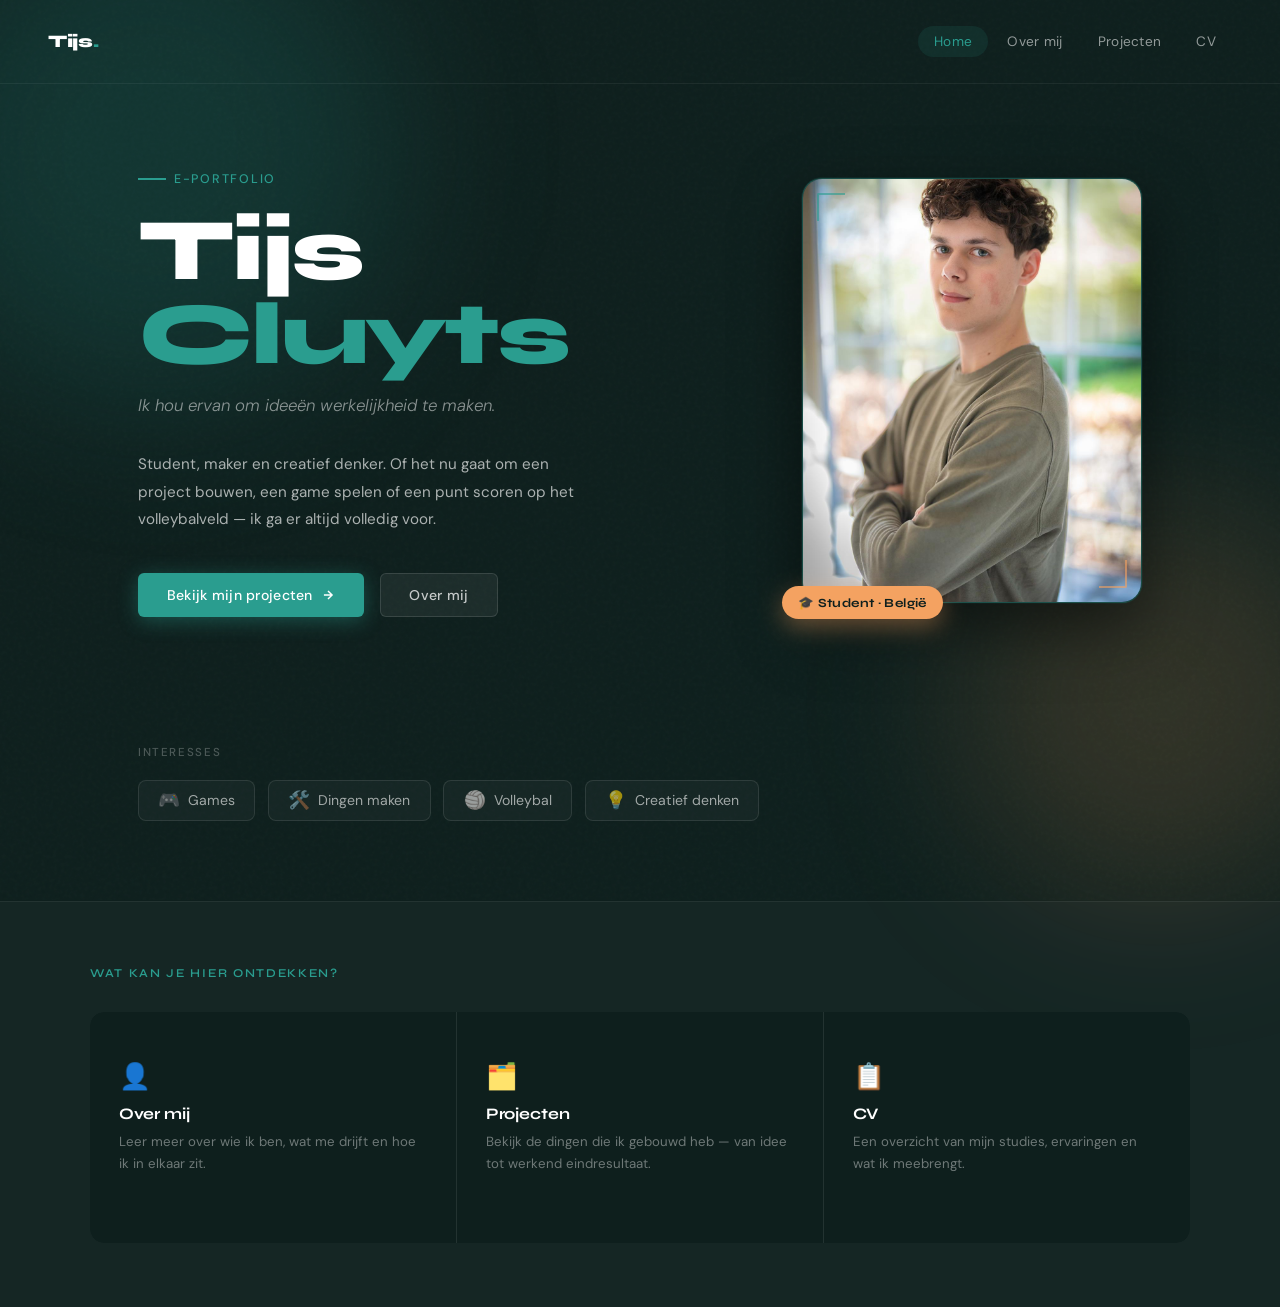
<file: index.html>
<!DOCTYPE html>
<html lang="nl">
<head>
  <meta charset="UTF-8" />
  <meta name="viewport" content="width=device-width, initial-scale=1.0" />
  <title>Tijs Cluyts</title>
  <link href="https://fonts.googleapis.com/css2?family=Syne:wght@400;600;700;800&family=DM+Sans:ital,wght@0,300;0,400;0,500;1,300&display=swap" rel="stylesheet" />
  <link rel="stylesheet" href="index.css" />
</head>
<body>

  <div class="bg-blob blob-1"></div>
  <div class="bg-blob blob-2"></div>

  <!-- NAV -->
  <nav>
    <a href="#" class="nav-logo">Tijs<span>.</span></a>
    <ul class="nav-links">
      <li><a href="#" class="active">Home</a></li>
      <li><a href="over-mij.html">Over mij</a></li>
      <li><a href="projecten.html">Projecten</a></li>
      <li><a href="cv.html">CV</a></li>
    </ul>
  </nav>

  <!-- HERO -->
  <section class="hero">
    <div class="hero-text">
      <div class="hero-eyebrow">E-Portfolio</div>
      <h1 class="hero-name">Tijs<br><span class="accent">Cluyts</span></h1>
      <p class="hero-tagline">Ik hou ervan om ideeën werkelijkheid te maken.</p>
      <p class="hero-desc">
        Student, maker en creatief denker. Of het nu gaat om een project bouwen,
        een game spelen of een punt scoren op het volleybalveld — ik ga er altijd
        volledig voor.
      </p>
      <div class="hero-cta">
        <a href="projecten.html" class="btn btn-primary">
          Bekijk mijn projecten
          <svg width="14" height="14" viewBox="0 0 24 24" fill="none" stroke="currentColor" stroke-width="2.5"><path d="M5 12h14M12 5l7 7-7 7"/></svg>
        </a>
        <a href="over-mij.html" class="btn btn-ghost">Over mij</a>
      </div>
    </div>

    <div class="hero-card-wrap">
      <div class="photo-card">
        <img src="profile.jpeg" alt="Profiel Foto">
        
      </div>
      <div class="badge">🎓 Student · België</div>
    </div>
  </section>

  <!-- INTEREST STRIP -->
  <div class="interest-strip">
    <p class="strip-label">Interesses</p>
    <div class="strip-items">
      <div class="strip-item"><span>🎮</span> Games</div>
      <div class="strip-item"><span>🛠️</span> Dingen maken</div>
      <div class="strip-item"><span>🏐</span> Volleybal</div>
      <div class="strip-item"><span>💡</span> Creatief denken</div>
    </div>
  </div>

  <!-- DISCOVER -->
  <section class="discover">
    <div class="discover-inner">
      <p class="discover-heading">Wat kan je hier ontdekken?</p>
      <div class="discover-grid">
        <a href="over-mij.html" class="discover-card">
          <div class="discover-num"></div>
          <span class="discover-icon">👤</span>
          <h3>Over mij</h3>
          <p>Leer meer over wie ik ben, wat me drijft en hoe ik in elkaar zit.</p>
          <span class="discover-arrow">→ Lees meer</span>
        </a>
        <a href="projecten.html" class="discover-card">
          <div class="discover-num"></div>
          <span class="discover-icon">🗂️</span>
          <h3>Projecten</h3>
          <p>Bekijk de dingen die ik gebouwd heb — van idee tot werkend eindresultaat.</p>
          <span class="discover-arrow">→ Bekijk projecten</span>
        </a>
        <a href="cv.html" class="discover-card">
          <div class="discover-num"></div>
          <span class="discover-icon">📋</span>
          <h3>CV</h3>
          <p>Een overzicht van mijn studies, ervaringen en wat ik meebrengt.</p>
          <span class="discover-arrow">→ Bekijk CV</span>
        </a>
      </div>
    </div>
  </section>

</body>
</html>
</file>
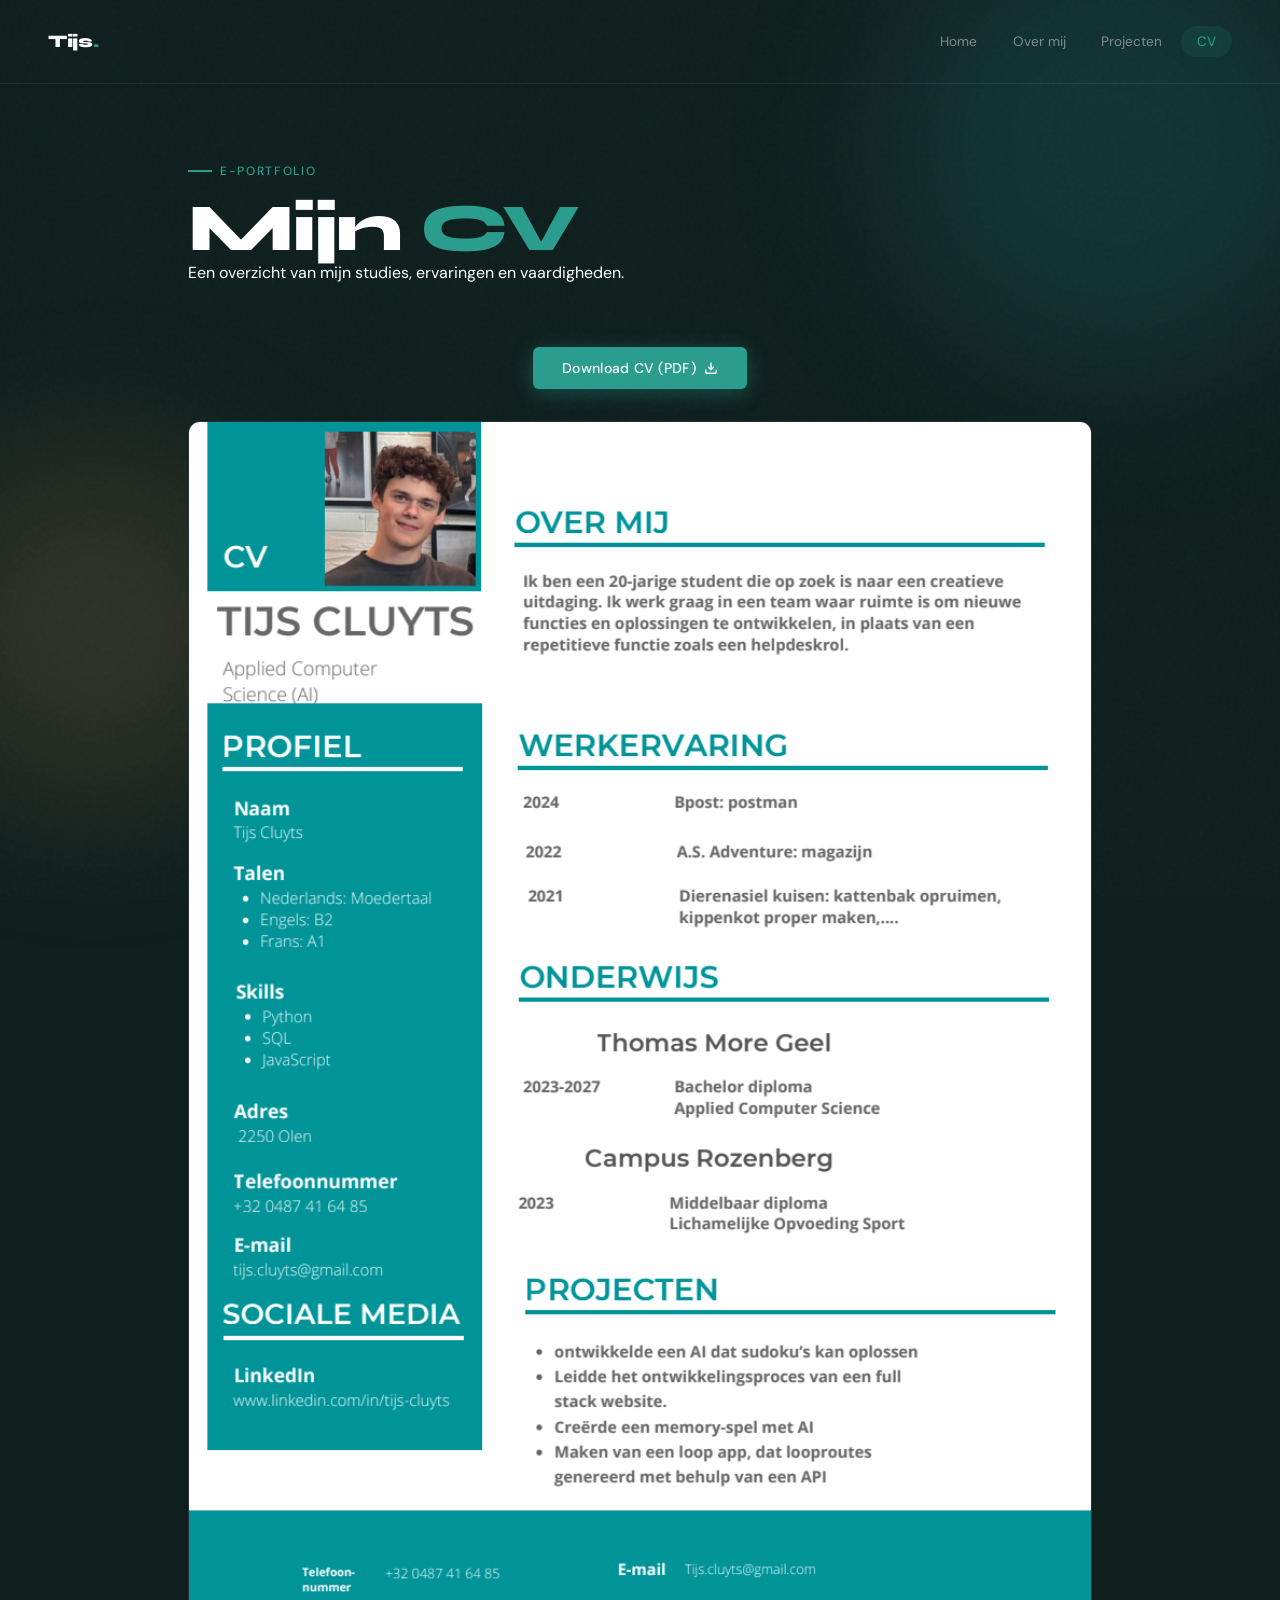
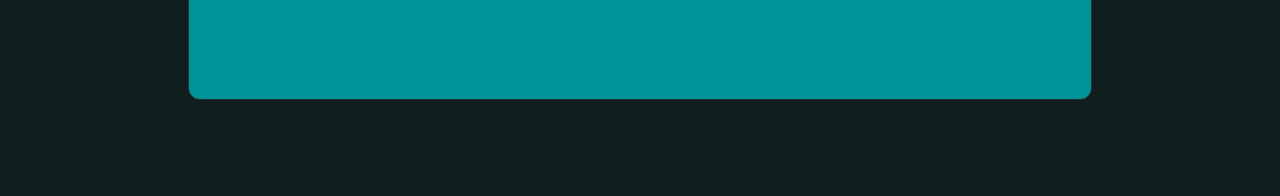
<file: cv.html>
<!DOCTYPE html>
<html lang="nl">
<head>
  <meta charset="UTF-8" />
  <meta name="viewport" content="width=device-width, initial-scale=1.0" />
  <title>CV — Tijs Cluyts</title>
  <link href="https://fonts.googleapis.com/css2?family=Syne:wght@400;600;700;800&family=DM+Sans:ital,wght@0,300;0,400;0,500;1,300&display=swap" rel="stylesheet" />
  <link rel="stylesheet" href="over-mij.css" />
</head>
<body>

  <div class="bg-blob blob-1"></div>
  <div class="bg-blob blob-2"></div>

  <!-- NAV -->
  <nav>
    <a href="index.html" class="nav-logo">Tijs<span>.</span></a>
    <ul class="nav-links">
      <li><a href="index.html">Home</a></li>
      <li><a href="over-mij.html">Over mij</a></li>
      <li><a href="projecten.html">Projecten</a></li>
      <li><a href="cv.html" class="active">CV</a></li>
    </ul>
  </nav>

  <main class="page">

    <!-- HEADER -->
    <div class="page-header">
      <div class="page-eyebrow">E-Portfolio</div>
      <h1 class="page-title">Mijn <span class="accent">CV</span></h1>
      <p class="page-subtitle">
        Een overzicht van mijn studies, ervaringen en vaardigheden.
      </p>
    </div>

    <!-- CV CONTENT -->
    <div class="cv-container">
      <div class="cv-actions">
        <a href="cv.pdf" download="CV_Tijs Cluyts.pdf" class="btn btn-primary">
          Download CV (PDF)
          <svg width="14" height="14" viewBox="0 0 24 24" fill="none" stroke="currentColor" stroke-width="2.5"><path d="M21 15v4a2 2 0 0 1-2 2H5a2 2 0 0 1-2-2v-4"/><polyline points="7,10 12,15 17,10"/><line x1="12" y1="15" x2="12" y2="3"/></svg>
        </a>
      </div>
      <div class="cv-embed">
        <img src="cv_screenshot.png" alt="CV Screenshot" style="width:100%; height:auto; display:block;" />
      </div>
    </div>

  </main>

</body>
</html></content>
</file>
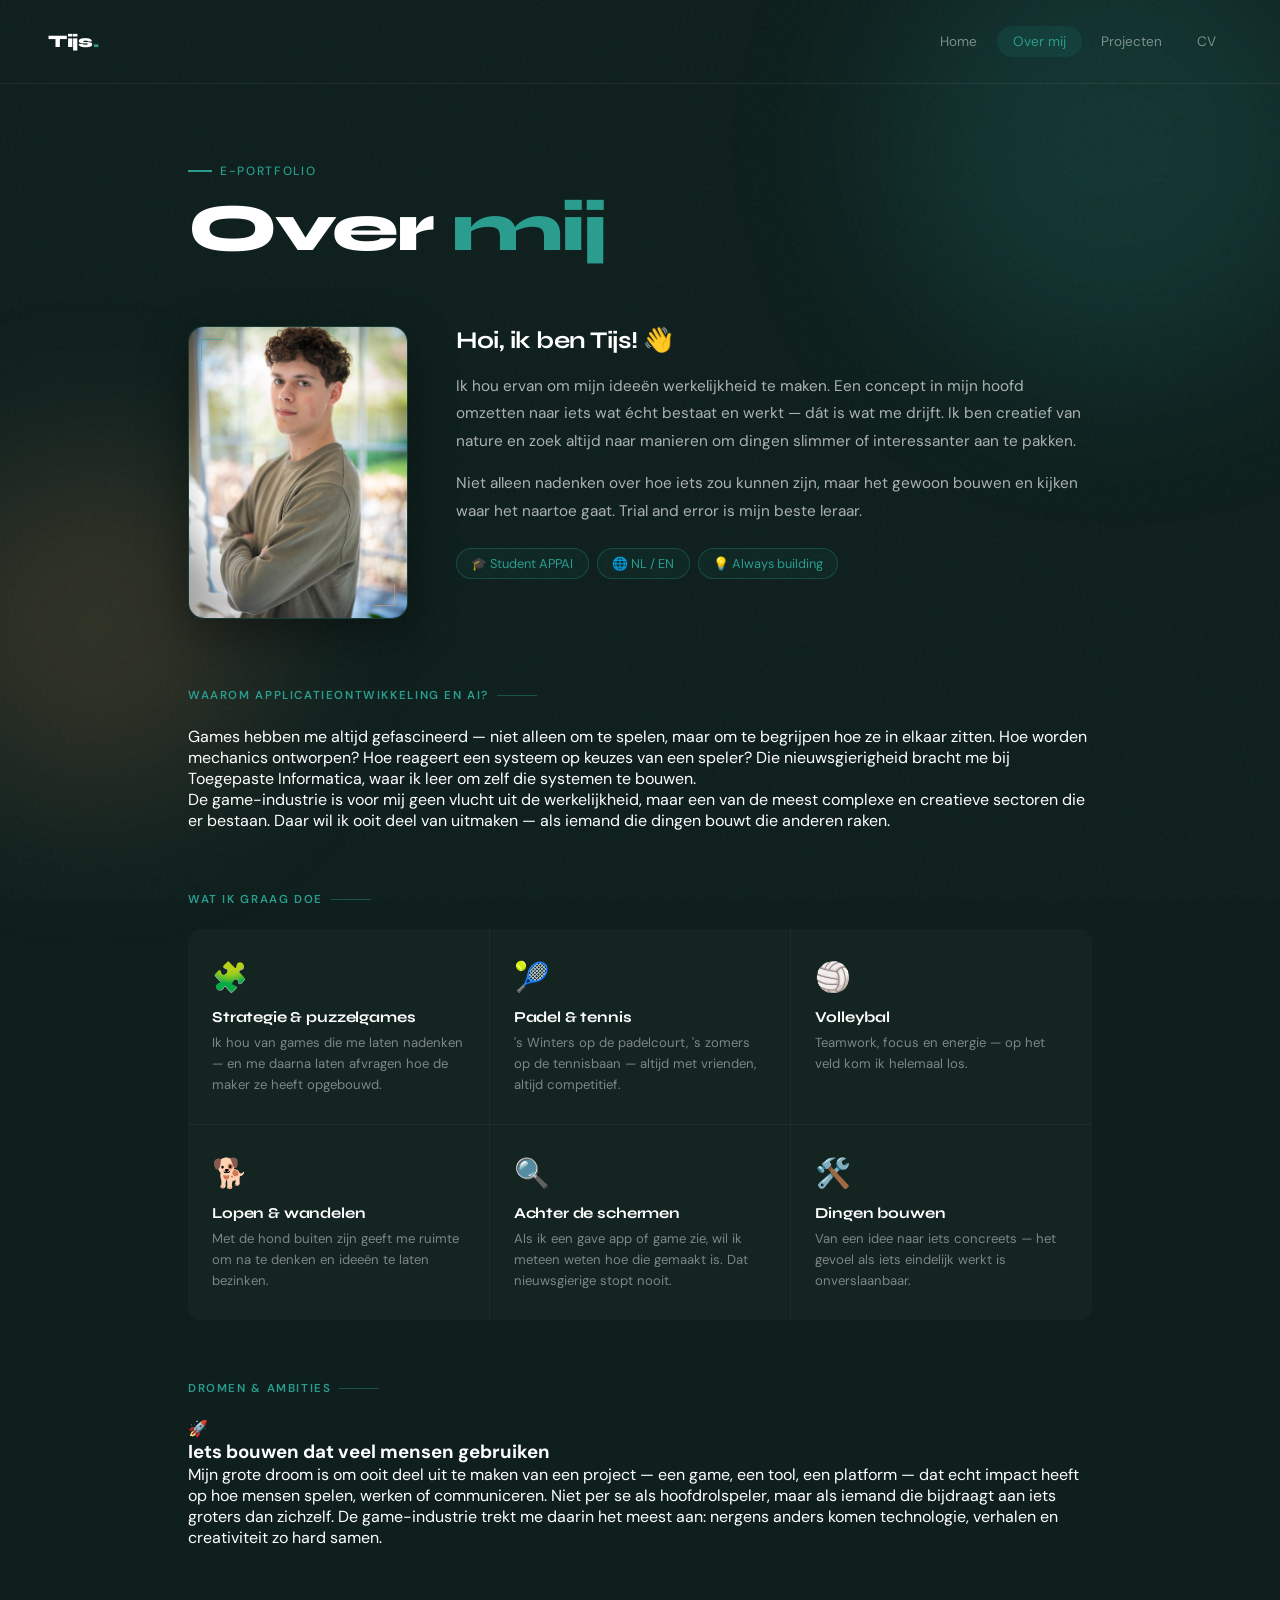
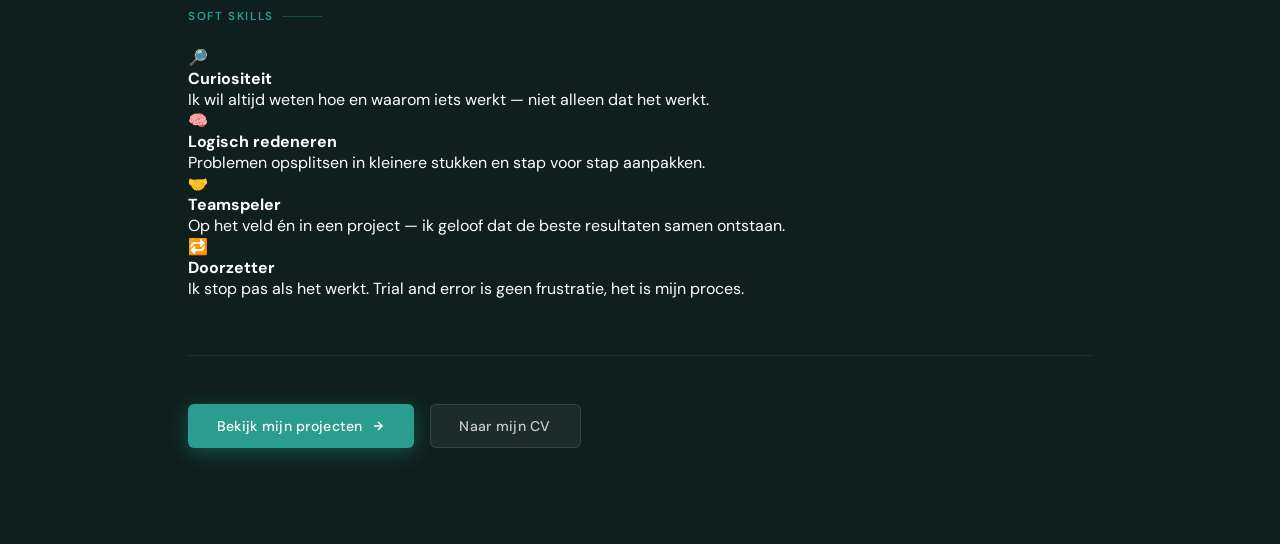
<file: over-mij.html>
<!DOCTYPE html>
<html lang="nl">
<head>
  <meta charset="UTF-8" />
  <meta name="viewport" content="width=device-width, initial-scale=1.0" />
  <title>Over mij — Tijs Cluyts</title>
  <link href="https://fonts.googleapis.com/css2?family=Syne:wght@400;600;700;800&family=DM+Sans:ital,wght@0,300;0,400;0,500;1,300&display=swap" rel="stylesheet" />
  <link rel="stylesheet" href="over-mij.css" />
</head>
<body>

  <div class="bg-blob blob-1"></div>
  <div class="bg-blob blob-2"></div>

  <!-- NAV -->
  <nav>
    <a href="index.html" class="nav-logo">Tijs<span>.</span></a>
    <ul class="nav-links">
      <li><a href="index.html">Home</a></li>
      <li><a href="over-mij.html" class="active">Over mij</a></li>
      <li><a href="projecten.html">Projecten</a></li>
      <li><a href="cv.html">CV</a></li>
    </ul>
  </nav>

  <main class="page">

    <!-- HEADER -->
    <div class="page-header">
      <div class="page-eyebrow">E-Portfolio</div>
      <h1 class="page-title">Over <span class="accent">mij</span></h1>
    </div>

    <!-- INTRO: foto links, tekst rechts op groot scherm -->
    <div class="intro-grid">
      <div class="photo-card">
        <img src="profile.jpeg" alt="Profiel Foto" />
      </div>

      <div class="intro-content">
        <h2>Hoi, ik ben Tijs! 👋</h2>
        <p>
          Ik hou ervan om mijn ideeën werkelijkheid te maken. Een concept in mijn hoofd
          omzetten naar iets wat écht bestaat en werkt — dát is wat me drijft. Ik ben
          creatief van nature en zoek altijd naar manieren om dingen slimmer of
          interessanter aan te pakken.
        </p>
        <p>
          Niet alleen nadenken over hoe iets zou kunnen zijn, maar het gewoon bouwen
          en kijken waar het naartoe gaat. Trial and error is mijn beste leraar.
        </p>
        <div class="chips">
          <span class="chip">🎓 Student APPAI</span>
          <span class="chip">🌐 NL / EN</span>
          <span class="chip">💡 Always building</span>
        </div>
      </div>
    </div>

    <!-- WAAROM -->
    <div class="section">
      <p class="section-label">Waarom Applicatieontwikkeling en AI?</p>
      <div class="why-card">
        <p>
          Games hebben me altijd gefascineerd — niet alleen om te spelen, maar om te
          begrijpen hoe ze in elkaar zitten. Hoe worden mechanics ontworpen? Hoe reageert
          een systeem op keuzes van een speler? Die nieuwsgierigheid bracht me bij
          Toegepaste Informatica, waar ik leer om zelf die systemen te bouwen.
        </p>
        <p>
          De game-industrie is voor mij geen vlucht uit de werkelijkheid, maar een
          van de meest complexe en creatieve sectoren die er bestaan. Daar wil ik
          ooit deel van uitmaken — als iemand die dingen bouwt die anderen raken.
        </p>
      </div>
    </div>

    <!-- HOBBIES -->
    <div class="section">
      <p class="section-label">Wat ik graag doe</p>
      <div class="hobby-grid">
        <div class="hobby-card">
          <span class="hobby-icon">🧩</span>
          <h3>Strategie & puzzelgames</h3>
          <p>Ik hou van games die me laten nadenken — en me daarna laten afvragen hoe de maker ze heeft opgebouwd.</p>
        </div>
        <div class="hobby-card">
          <span class="hobby-icon">🎾</span>
          <h3>Padel & tennis</h3>
          <p>'s Winters op de padelcourt, 's zomers op de tennisbaan — altijd met vrienden, altijd competitief.</p>
        </div>
        <div class="hobby-card">
          <span class="hobby-icon">🏐</span>
          <h3>Volleybal</h3>
          <p>Teamwork, focus en energie — op het veld kom ik helemaal los.</p>
        </div>
        <div class="hobby-card">
          <span class="hobby-icon">🐕</span>
          <h3>Lopen & wandelen</h3>
          <p>Met de hond buiten zijn geeft me ruimte om na te denken en ideeën te laten bezinken.</p>
        </div>
        <div class="hobby-card">
          <span class="hobby-icon">🔍</span>
          <h3>Achter de schermen</h3>
          <p>Als ik een gave app of game zie, wil ik meteen weten hoe die gemaakt is. Dat nieuwsgierige stopt nooit.</p>
        </div>
        <div class="hobby-card">
          <span class="hobby-icon">🛠️</span>
          <h3>Dingen bouwen</h3>
          <p>Van een idee naar iets concreets — het gevoel als iets eindelijk werkt is onverslaanbaar.</p>
        </div>
      </div>
    </div>

    <!-- AMBITIES -->
    <div class="section">
      <p class="section-label">Dromen & ambities</p>
      <div class="ambition-card">
        <div class="ambition-icon">🚀</div>
        <div>
          <h3>Iets bouwen dat veel mensen gebruiken</h3>
          <p>
            Mijn grote droom is om ooit deel uit te maken van een project — een game,
            een tool, een platform — dat echt impact heeft op hoe mensen spelen, werken
            of communiceren. Niet per se als hoofdrolspeler, maar als iemand die
            bijdraagt aan iets groters dan zichzelf. De game-industrie trekt me daarin
            het meest aan: nergens anders komen technologie, verhalen en creativiteit
            zo hard samen.
          </p>
        </div>
      </div>
    </div>

    <!-- SOFT SKILLS -->
    <div class="section">
      <p class="section-label">Soft skills</p>
      <div class="skills-grid">
        <div class="skill-card">
          <div class="skill-icon">🔎</div>
          <div>
            <h4>Curiositeit</h4>
            <p>Ik wil altijd weten hoe en waarom iets werkt — niet alleen dat het werkt.</p>
          </div>
        </div>
        <div class="skill-card">
          <div class="skill-icon">🧠</div>
          <div>
            <h4>Logisch redeneren</h4>
            <p>Problemen opsplitsen in kleinere stukken en stap voor stap aanpakken.</p>
          </div>
        </div>
        <div class="skill-card">
          <div class="skill-icon">🤝</div>
          <div>
            <h4>Teamspeler</h4>
            <p>Op het veld én in een project — ik geloof dat de beste resultaten samen ontstaan.</p>
          </div>
        </div>
        <div class="skill-card">
          <div class="skill-icon">🔁</div>
          <div>
            <h4>Doorzetter</h4>
            <p>Ik stop pas als het werkt. Trial and error is geen frustratie, het is mijn proces.</p>
          </div>
        </div>
      </div>
    </div>

    <!-- CTA -->
    <div class="cta-row">
      <a href="projecten.html" class="btn btn-primary">
        Bekijk mijn projecten
        <svg width="14" height="14" viewBox="0 0 24 24" fill="none" stroke="currentColor" stroke-width="2.5"><path d="M5 12h14M12 5l7 7-7 7"/></svg>
      </a>
      <a href="cv.html" class="btn btn-ghost">Naar mijn CV</a>
    </div>

  </main>

</body>
</html>
</file>
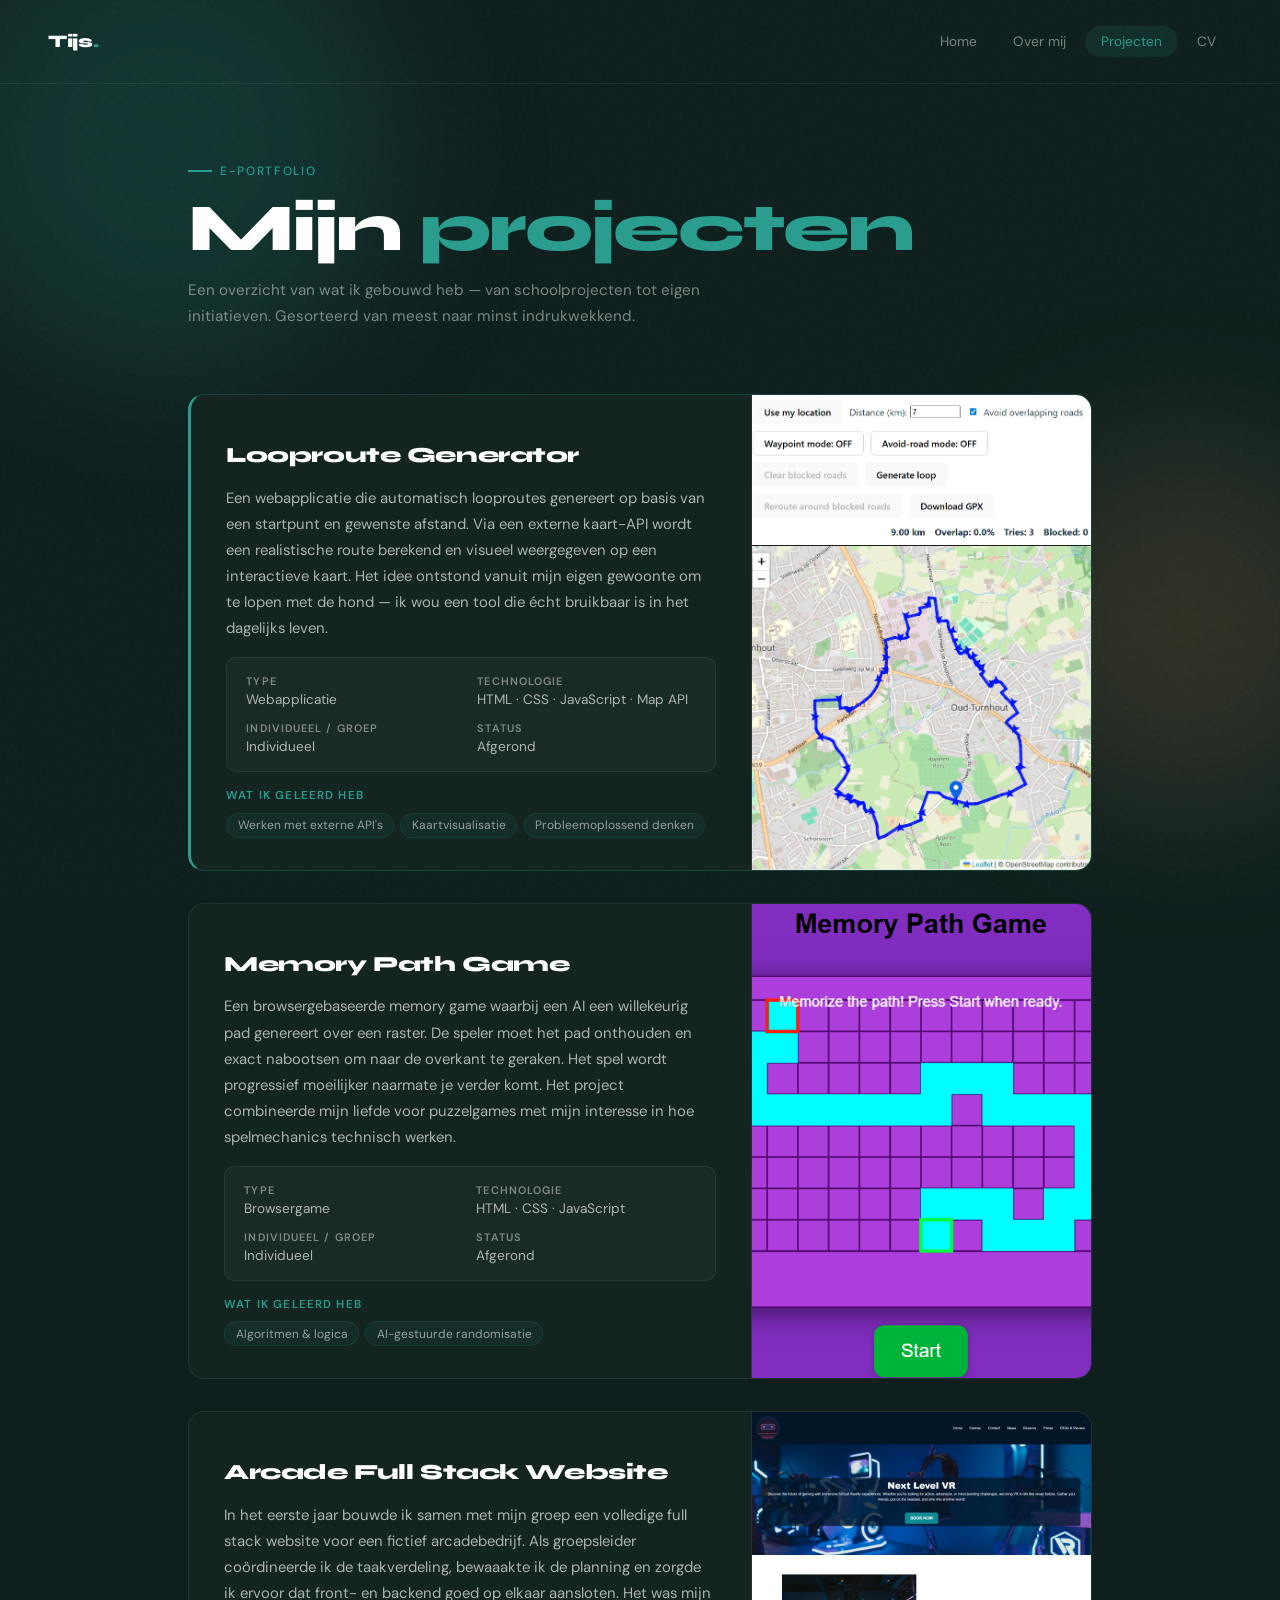
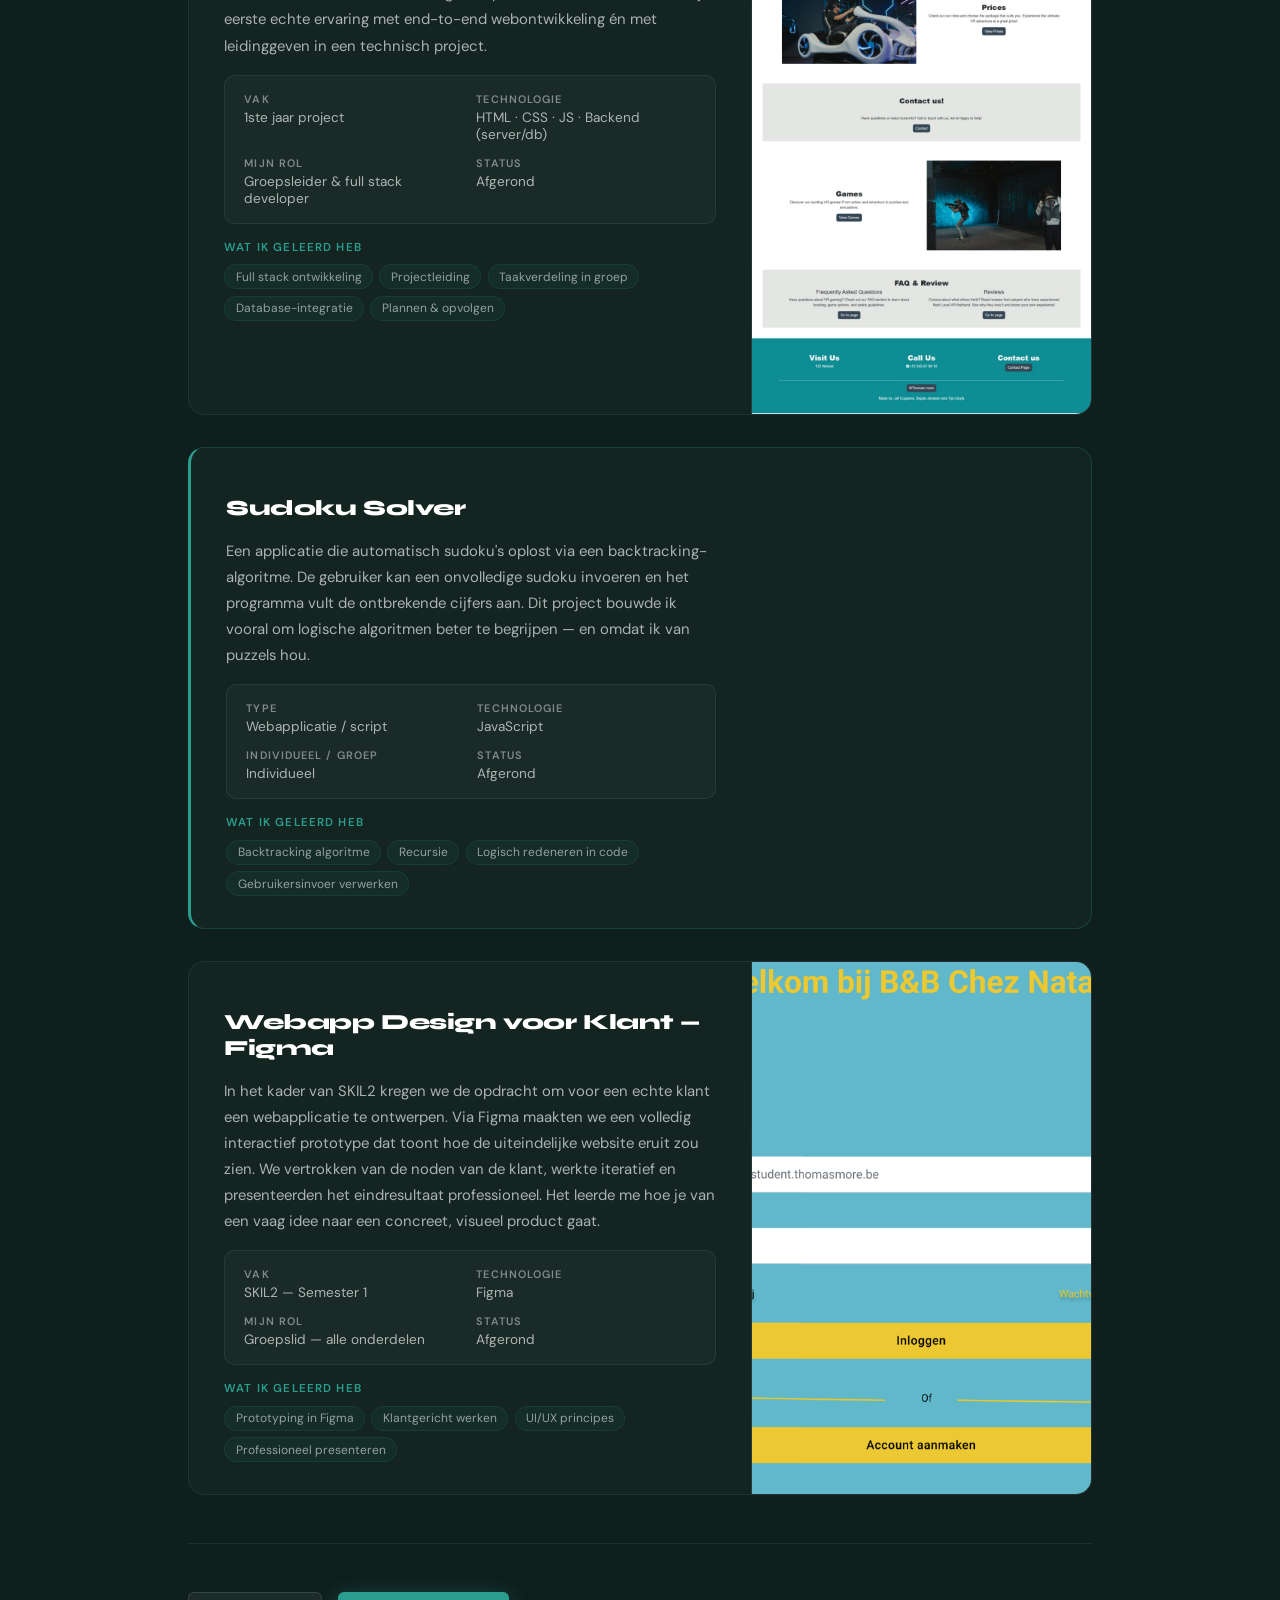
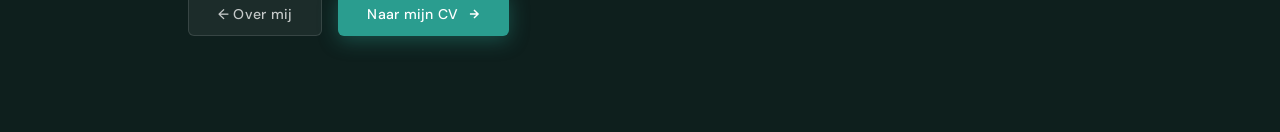
<file: projecten.html>
<!DOCTYPE html>
<html lang="nl">
<head>
  <meta charset="UTF-8" />
  <meta name="viewport" content="width=device-width, initial-scale=1.0" />
  <title>Projecten — Tijs Cluyts</title>
  <link href="https://fonts.googleapis.com/css2?family=Syne:wght@400;600;700;800&family=DM+Sans:ital,wght@0,300;0,400;0,500;1,300&display=swap" rel="stylesheet" />
  <link rel="stylesheet" href="projecten.css">
</head>
<body>

  <div class="bg-blob blob-1"></div>
  <div class="bg-blob blob-2"></div>

  <!-- NAV -->
  <nav>
    <a href="index.html" class="nav-logo">Tijs<span>.</span></a>
    <ul class="nav-links">
      <li><a href="index.html">Home</a></li>
      <li><a href="over-mij.html">Over mij</a></li>
      <li><a href="#" class="active">Projecten</a></li>
      <li><a href="cv.html">CV</a></li>
    </ul>
  </nav>

  <main class="page">

    <!-- HEADER -->
    <div class="page-header">
      <div class="page-eyebrow">E-Portfolio</div>
      <h1 class="page-title">Mijn <span class="accent">projecten</span></h1>
      <p class="page-subtitle">
        Een overzicht van wat ik gebouwd heb — van schoolprojecten tot eigen initiatieven.
        Gesorteerd van meest naar minst indrukwekkend.
      </p>
    </div>

    <!-- ① LOOPROUTE GENERATOR -->
    <div class="project featured">
      <div class="project-body">
        <div class="project-meta">
        </div>
        <h2 class="project-title">Looproute Generator</h2>
        <p class="project-desc">
          Een webapplicatie die automatisch looproutes genereert op basis van een
          startpunt en gewenste afstand. Via een externe kaart-API wordt een realistische
          route berekend en visueel weergegeven op een interactieve kaart. Het idee
          ontstond vanuit mijn eigen gewoonte om te lopen met de hond — ik wou een
          tool die écht bruikbaar is in het dagelijks leven.
        </p>
        <div class="project-context">
          <div class="context-item">
            <div class="context-label">Type</div>
            <div class="context-value">Webapplicatie</div>
          </div>
          <div class="context-item">
            <div class="context-label">Technologie</div>
            <div class="context-value">HTML · CSS · JavaScript · Map API</div>
          </div>
          <div class="context-item">
            <div class="context-label">Individueel / Groep</div>
            <div class="context-value">Individueel</div>
          </div>
          <div class="context-item">
            <div class="context-label">Status</div>
            <div class="context-value">Afgerond</div>
          </div>
        </div>
        <div class="learnings">
          <div class="learnings-label">Wat ik geleerd heb</div>
          <div class="learning-tags">
            <span class="ltag">Werken met externe API's</span>
            <span class="ltag">Kaartvisualisatie</span>
            <span class="ltag">Probleemoplossend denken</span>
          </div>
        </div>
      </div>
      <div class="project-visual">
        <img src="looproute.png" alt="Looproute Generator screenshot" />
      </div>
    </div>

    <!-- ② MEMORY GAME -->
    <div class="project">
      <div class="project-body">
        <div class="project-meta">
        </div>
        <h2 class="project-title">Memory Path Game</h2>
        <p class="project-desc">
          Een browsergebaseerde memory game waarbij een AI een willekeurig pad genereert
          over een raster. De speler moet het pad onthouden en exact nabootsen om naar
          de overkant te geraken. Het spel wordt progressief moeilijker naarmate je
          verder komt. Het project combineerde mijn liefde voor puzzelgames met mijn
          interesse in hoe spelmechanics technisch werken.
        </p>
        <div class="project-context">
          <div class="context-item">
            <div class="context-label">Type</div>
            <div class="context-value">Browsergame</div>
          </div>
          <div class="context-item">
            <div class="context-label">Technologie</div>
            <div class="context-value">HTML · CSS · JavaScript</div>
          </div>
          <div class="context-item">
            <div class="context-label">Individueel / Groep</div>
            <div class="context-value">Individueel</div>
          </div>
          <div class="context-item">
            <div class="context-label">Status</div>
            <div class="context-value">Afgerond</div>
          </div>
        </div>
        <div class="learnings">
          <div class="learnings-label">Wat ik geleerd heb</div>
          <div class="learning-tags">
            <span class="ltag">Algoritmen & logica</span>
            <span class="ltag">AI-gestuurde randomisatie</span>
          </div>
        </div>
      </div>
      <div class="project-visual">
        <img src="memory_game.png" alt="Memory Game screenshot" />
      </div>
    </div>

    <!-- ③ ARCADE FULLSTACK -->
    <div class="project">
      <div class="project-body">
        <div class="project-meta">
        </div>
        <h2 class="project-title">Arcade Full Stack Website</h2>
        <p class="project-desc">
          In het eerste jaar bouwde ik samen met mijn groep een volledige full stack
          website voor een fictief arcadebedrijf. Als groepsleider coördineerde ik de
          taakverdeling, bewaaakte ik de planning en zorgde ik ervoor dat front- en
          backend goed op elkaar aansloten. Het was mijn eerste echte ervaring met
          end-to-end webontwikkeling én met leidinggeven in een technisch project.
        </p>
        <div class="project-context">
          <div class="context-item">
            <div class="context-label">Vak</div>
            <div class="context-value">1ste jaar project</div>
          </div>
          <div class="context-item">
            <div class="context-label">Technologie</div>
            <div class="context-value">HTML · CSS · JS · Backend (server/db)</div>
          </div>
          <div class="context-item">
            <div class="context-label">Mijn rol</div>
            <div class="context-value">Groepsleider & full stack developer</div>
          </div>
          <div class="context-item">
            <div class="context-label">Status</div>
            <div class="context-value">Afgerond</div>
          </div>
        </div>
        <div class="learnings">
          <div class="learnings-label">Wat ik geleerd heb</div>
          <div class="learning-tags">
            <span class="ltag">Full stack ontwikkeling</span>
            <span class="ltag">Projectleiding</span>
            <span class="ltag">Taakverdeling in groep</span>
            <span class="ltag">Database-integratie</span>
            <span class="ltag">Plannen & opvolgen</span>
          </div>
        </div>
      </div>
      <div class="project-visual">
        <img src="arcade.png" alt="Arcade website screenshot" />
      </div>
    </div>

    <!-- ④ SUDOKU SOLVER -->
    <div class="project featured">
      <div class="project-body">
        <div class="project-meta">
        </div>
        <h2 class="project-title">Sudoku Solver</h2>
        <p class="project-desc">
          Een applicatie die automatisch sudoku's oplost via een backtracking-algoritme.
          De gebruiker kan een onvolledige sudoku invoeren en het programma vult de
          ontbrekende cijfers aan. Dit project bouwde ik vooral om logische algoritmen
          beter te begrijpen — en omdat ik van puzzels hou.
        </p>
        <div class="project-context">
          <div class="context-item">
            <div class="context-label">Type</div>
            <div class="context-value">Webapplicatie / script</div>
          </div>
          <div class="context-item">
            <div class="context-label">Technologie</div>
            <div class="context-value">JavaScript</div>
          </div>
          <div class="context-item">
            <div class="context-label">Individueel / Groep</div>
            <div class="context-value">Individueel</div>
          </div>
          <div class="context-item">
            <div class="context-label">Status</div>
            <div class="context-value">Afgerond</div>
          </div>
        </div>
        <div class="learnings">
          <div class="learnings-label">Wat ik geleerd heb</div>
          <div class="learning-tags">
            <span class="ltag">Backtracking algoritme</span>
            <span class="ltag">Recursie</span>
            <span class="ltag">Logisch redeneren in code</span>
            <span class="ltag">Gebruikersinvoer verwerken</span>
          </div>
        </div>
      </div>

    </div>

    <!-- ⑤ SKIL2 SEM 1 -->
    <div class="project">
      <div class="project-body">
        <div class="project-meta">
        </div>
        <h2 class="project-title">Webapp Design voor Klant — Figma</h2>
        <p class="project-desc">
          In het kader van SKIL2 kregen we de opdracht om voor een echte klant een
          webapplicatie te ontwerpen. Via Figma maakten we een volledig interactief
          prototype dat toont hoe de uiteindelijke website eruit zou zien. We vertrokken
          van de noden van de klant, werkte iteratief en presenteerden het eindresultaat
          professioneel. Het leerde me hoe je van een vaag idee naar een concreet,
          visueel product gaat.
        </p>
        <div class="project-context">
          <div class="context-item">
            <div class="context-label">Vak</div>
            <div class="context-value">SKIL2 — Semester 1</div>
          </div>
          <div class="context-item">
            <div class="context-label">Technologie</div>
            <div class="context-value">Figma</div>
          </div>
          <div class="context-item">
            <div class="context-label">Mijn rol</div>
            <div class="context-value">Groepslid — alle onderdelen</div>
          </div>
          <div class="context-item">
            <div class="context-label">Status</div>
            <div class="context-value">Afgerond</div>
          </div>
        </div>
        <div class="learnings">
          <div class="learnings-label">Wat ik geleerd heb</div>
          <div class="learning-tags">
            <span class="ltag">Prototyping in Figma</span>
            <span class="ltag">Klantgericht werken</span>
            <span class="ltag">UI/UX principes</span>
            <span class="ltag">Professioneel presenteren</span>
          </div>
        </div>
      </div>
      <div class="project-visual">
        <img src="SKIL2.png" alt="SKIL2 Figma project screenshot" />
      </div>
    </div>

    

    <!-- CTA -->
    <div class="cta-row">
      <a href="over-mij.html" class="btn btn-ghost">← Over mij</a>
      <a href="cv.html" class="btn btn-primary">
        Naar mijn CV
        <svg width="14" height="14" viewBox="0 0 24 24" fill="none" stroke="currentColor" stroke-width="2.5"><path d="M5 12h14M12 5l7 7-7 7"/></svg>
      </a>
    </div>

  </main>

</body>
</html>
</file>
<file: index.css>
:root {
      --teal:       #2a9d8f;
      --teal-dark:  #1a6e63;
      --teal-glow:  rgba(42,157,143,0.18);
      --warm:       #f4a261;
      --warm-dim:   rgba(244,162,97,0.15);
      --ink:        #0e1f1d;
      --ink-soft:   #2d4a47;
      --mist:       #e8f4f2;
      --cream:      #f7faf9;
      --white:      #ffffff;
    }

    *, *::before, *::after { box-sizing: border-box; margin: 0; padding: 0; }
    html { scroll-behavior: smooth; }

    body {
      font-family: 'DM Sans', sans-serif;
      background: var(--ink);
      color: var(--white);
      overflow-x: hidden;
      min-height: 100vh;
    }

    /* ── NOISE TEXTURE OVERLAY ── */
    body::before {
      content: '';
      position: fixed;
      inset: 0;
      background-image: url("data:image/svg+xml,%3Csvg viewBox='0 0 256 256' xmlns='http://www.w3.org/2000/svg'%3E%3Cfilter id='noise'%3E%3CfeTurbulence type='fractalNoise' baseFrequency='0.9' numOctaves='4' stitchTiles='stitch'/%3E%3C/filter%3E%3Crect width='100%25' height='100%25' filter='url(%23noise)' opacity='0.04'/%3E%3C/svg%3E");
      pointer-events: none;
      z-index: 0;
      opacity: 0.6;
    }

    /* ── BACKGROUND GLOW BLOBS ── */
    .bg-blob {
      position: fixed;
      border-radius: 50%;
      filter: blur(80px);
      pointer-events: none;
      z-index: 0;
    }
    .blob-1 {
      width: 500px; height: 500px;
      background: var(--teal-glow);
      top: -100px; left: -100px;
      animation: blobFloat 12s ease-in-out infinite alternate;
    }
    .blob-2 {
      width: 400px; height: 400px;
      background: var(--warm-dim);
      bottom: 0; right: -80px;
      animation: blobFloat 16s ease-in-out infinite alternate-reverse;
    }

    @keyframes blobFloat {
      from { transform: translate(0, 0) scale(1); }
      to   { transform: translate(30px, 20px) scale(1.08); }
    }

    /* ── NAV ── */
    nav {
      position: relative;
      z-index: 10;
      display: flex;
      justify-content: space-between;
      align-items: center;
      padding: 1.6rem 3rem;
      border-bottom: 1px solid rgba(255,255,255,0.06);
    }

    .nav-logo {
      font-family: 'Syne', sans-serif;
      font-weight: 800;
      font-size: 1.1rem;
      color: var(--white);
      letter-spacing: -0.02em;
      text-decoration: none;
    }

    .nav-logo span { color: var(--teal); }

    .nav-links {
      display: flex;
      gap: 0.2rem;
      list-style: none;
    }

    .nav-links a {
      display: block;
      padding: 0.45rem 1rem;
      font-size: 0.85rem;
      font-weight: 400;
      color: rgba(255,255,255,0.55);
      text-decoration: none;
      border-radius: 50px;
      transition: color 0.2s, background 0.2s;
      letter-spacing: 0.02em;
    }

    .nav-links a:hover { color: var(--white); background: rgba(255,255,255,0.07); }
    .nav-links a.active { color: var(--teal); background: rgba(42,157,143,0.12); }

    /* ── HERO ── */
    .hero {
      position: relative;
      z-index: 1;
      max-width: 1100px;
      margin: 0 auto;
      padding: 5rem 3rem 4rem;
      display: grid;
      grid-template-columns: 1fr 340px;
      gap: 4rem;
      align-items: center;
    }

    /* Left: text */
    .hero-text { }

    .hero-eyebrow {
      display: inline-flex;
      align-items: center;
      gap: 0.5rem;
      font-size: 0.78rem;
      font-weight: 500;
      letter-spacing: 0.14em;
      text-transform: uppercase;
      color: var(--teal);
      margin-bottom: 1.4rem;
      opacity: 0;
      animation: fadeUp 0.6s ease forwards 0.1s;
    }

    .hero-eyebrow::before {
      content: '';
      display: block;
      width: 28px; height: 1.5px;
      background: var(--teal);
    }

    .hero-name {
      font-family: 'Syne', sans-serif;
      font-weight: 800;
      font-size: clamp(3.2rem, 7vw, 5.5rem);
      line-height: 0.95;
      letter-spacing: -0.03em;
      color: var(--white);
      margin-bottom: 1rem;
      opacity: 0;
      animation: fadeUp 0.7s ease forwards 0.2s;
    }

    .hero-name .accent { color: var(--teal); }

    .hero-tagline {
      font-size: 1.05rem;
      font-weight: 300;
      font-style: italic;
      color: rgba(255,255,255,0.5);
      margin-bottom: 2rem;
      line-height: 1.6;
      max-width: 420px;
      opacity: 0;
      animation: fadeUp 0.7s ease forwards 0.35s;
    }

    .hero-desc {
      font-size: 0.95rem;
      line-height: 1.8;
      color: rgba(255,255,255,0.65);
      max-width: 460px;
      margin-bottom: 2.5rem;
      opacity: 0;
      animation: fadeUp 0.7s ease forwards 0.45s;
    }

    /* CTA buttons */
    .hero-cta {
      display: flex;
      gap: 1rem;
      flex-wrap: wrap;
      opacity: 0;
      animation: fadeUp 0.7s ease forwards 0.55s;
    }

    .btn {
      display: inline-flex;
      align-items: center;
      gap: 0.5rem;
      padding: 0.75rem 1.8rem;
      border-radius: 6px;
      font-size: 0.88rem;
      font-weight: 500;
      font-family: 'DM Sans', sans-serif;
      text-decoration: none;
      letter-spacing: 0.02em;
      transition: transform 0.2s, box-shadow 0.2s, background 0.2s;
      cursor: pointer;
      border: none;
    }

    .btn:hover { transform: translateY(-2px); }

    .btn-primary {
      background: var(--teal);
      color: var(--white);
      box-shadow: 0 4px 20px rgba(42,157,143,0.4);
    }
    .btn-primary:hover { box-shadow: 0 8px 28px rgba(42,157,143,0.55); }

    .btn-ghost {
      background: rgba(255,255,255,0.06);
      color: rgba(255,255,255,0.75);
      border: 1px solid rgba(255,255,255,0.12);
    }
    .btn-ghost:hover { background: rgba(255,255,255,0.1); color: var(--white); }

    /* Right: card stack */
    .hero-card-wrap {
      position: relative;
      opacity: 0;
      animation: fadeLeft 0.8s ease forwards 0.6s;
    }

    /* Photo card */
    .photo-card {
      position: relative;
      background: linear-gradient(145deg, #1a3a36 0%, #112e2a 100%);
      border: 1px solid rgba(42,157,143,0.25);
      border-radius: 20px;
      overflow: hidden;
      aspect-ratio: 4/5;
      box-shadow: 0 24px 64px rgba(0,0,0,0.5), 0 0 0 1px rgba(42,157,143,0.1);
      img{
        width: 100%;
        height: 100%;
        object-fit: cover;
      }
    }

    .photo-inner {
      width: 100%;
      height: 100%;
      display: flex;
      flex-direction: column;
      align-items: center;
      justify-content: center;
      gap: 0.75rem;
      color: rgba(255,255,255,0.25);
      font-size: 0.75rem;
      letter-spacing: 0.08em;
      text-transform: uppercase;
    }

    .photo-inner svg {
      width: 56px; height: 56px;
      opacity: 0.3;
    }

    /* Decorative corner lines on photo card */
    .photo-card::before {
      content: '';
      position: absolute;
      top: 14px; left: 14px;
      width: 28px; height: 28px;
      border-top: 2px solid var(--teal);
      border-left: 2px solid var(--teal);
      border-radius: 2px 0 0 0;
      opacity: 0.6;
    }

    .photo-card::after {
      content: '';
      position: absolute;
      bottom: 14px; right: 14px;
      width: 28px; height: 28px;
      border-bottom: 2px solid var(--warm);
      border-right: 2px solid var(--warm);
      border-radius: 0 0 2px 0;
      opacity: 0.6;
    }

    /* Floating badge */
    .badge {
      position: absolute;
      bottom: -16px;
      left: -20px;
      background: var(--warm);
      color: var(--ink);
      font-family: 'Syne', sans-serif;
      font-weight: 700;
      font-size: 0.78rem;
      padding: 0.55rem 1rem;
      border-radius: 50px;
      letter-spacing: 0.03em;
      box-shadow: 0 8px 24px rgba(244,162,97,0.4);
      white-space: nowrap;
    }

    /* ── INTEREST STRIP ── */
    .interest-strip {
      position: relative;
      z-index: 1;
      max-width: 1100px;
      margin: 4rem auto 0;
      padding: 0 3rem 5rem;
      opacity: 0;
      animation: fadeUp 0.7s ease forwards 0.8s;
    }

    .strip-label {
      font-size: 0.72rem;
      font-weight: 500;
      letter-spacing: 0.14em;
      text-transform: uppercase;
      color: rgba(255,255,255,0.25);
      margin-bottom: 1.2rem;
    }

    .strip-items {
      display: flex;
      gap: 0.8rem;
      flex-wrap: wrap;
    }

    .strip-item {
      display: inline-flex;
      align-items: center;
      gap: 0.5rem;
      padding: 0.55rem 1.2rem;
      border: 1px solid rgba(255,255,255,0.1);
      border-radius: 8px;
      font-size: 0.88rem;
      color: rgba(255,255,255,0.6);
      background: rgba(255,255,255,0.03);
      transition: border-color 0.2s, color 0.2s, background 0.2s;
    }

    .strip-item:hover {
      border-color: var(--teal);
      color: var(--white);
      background: rgba(42,157,143,0.08);
    }

    .strip-item span { font-size: 1.1rem; }

    /* ── DISCOVER SECTION ── */
    .discover {
      position: relative;
      z-index: 1;
      background: rgba(255,255,255,0.03);
      border-top: 1px solid rgba(255,255,255,0.06);
      padding: 4rem 3rem;
    }

    .discover-inner {
      max-width: 1100px;
      margin: 0 auto;
    }

    .discover-heading {
      font-family: 'Syne', sans-serif;
      font-size: 0.75rem;
      font-weight: 600;
      letter-spacing: 0.14em;
      text-transform: uppercase;
      color: var(--teal);
      margin-bottom: 2rem;
    }

    .discover-grid {
      display: grid;
      grid-template-columns: repeat(3, 1fr);
      gap: 1px;
      background: rgba(255,255,255,0.06);
      border-radius: 14px;
      overflow: hidden;
    }

    .discover-card {
      background: var(--ink);
      padding: 2rem 1.8rem;
      text-decoration: none;
      transition: background 0.25s;
      display: block;
    }

    .discover-card:hover { background: #132421; }

    .discover-num {
      font-family: 'Syne', sans-serif;
      font-size: 0.7rem;
      font-weight: 700;
      color: var(--teal);
      letter-spacing: 0.1em;
      margin-bottom: 1rem;
      opacity: 0.7;
    }

    .discover-icon {
      font-size: 1.6rem;
      margin-bottom: 0.7rem;
      display: block;
    }

    .discover-card h3 {
      font-family: 'Syne', sans-serif;
      font-size: 1rem;
      font-weight: 700;
      color: var(--white);
      margin-bottom: 0.5rem;
      letter-spacing: -0.01em;
    }

    .discover-card p {
      font-size: 0.83rem;
      line-height: 1.6;
      color: rgba(255,255,255,0.4);
    }

    .discover-arrow {
      display: inline-block;
      margin-top: 1.2rem;
      font-size: 0.8rem;
      color: var(--teal);
      opacity: 0;
      transform: translateX(-6px);
      transition: opacity 0.2s, transform 0.2s;
    }

    .discover-card:hover .discover-arrow {
      opacity: 1;
      transform: translateX(0);
    }

    /* ── KEYFRAMES ── */
    @keyframes fadeUp {
      from { opacity: 0; transform: translateY(18px); }
      to   { opacity: 1; transform: translateY(0); }
    }
    @keyframes fadeLeft {
      from { opacity: 0; transform: translateX(20px); }
      to   { opacity: 1; transform: translateX(0); }
    }

    /* ── RESPONSIVE ── */
    @media (max-width: 768px) {
      nav { padding: 1.2rem 1.5rem; }
      .hero {
        grid-template-columns: 1fr;
        padding: 3rem 1.5rem 2rem;
        gap: 2.5rem;
      }
      .hero-card-wrap { max-width: 260px; margin: 0 auto; }
      .interest-strip { padding: 0 1.5rem 3rem; }
      .discover { padding: 3rem 1.5rem; }
      .discover-grid { grid-template-columns: 1fr; }
      .hero-name { font-size: clamp(2.6rem, 10vw, 4rem); }
    }
</file>
<file: over-mij.css>
:root {
      --teal:       #2a9d8f;
      --teal-dark:  #1a6e63;
      --teal-glow:  rgba(42,157,143,0.18);
      --warm:       #f4a261;
      --warm-dim:   rgba(244,162,97,0.15);
      --ink:        #0e1f1d;
      --ink-soft:   #132421;
      --ink-border: rgba(255,255,255,0.07);
      --text-dim:   rgba(255,255,255,0.45);
      --text-mid:   rgba(255,255,255,0.65);
      --white:      #ffffff;
    }

    *, *::before, *::after { box-sizing: border-box; margin: 0; padding: 0; }
    html { scroll-behavior: smooth; }

    body {
      font-family: 'DM Sans', sans-serif;
      background: var(--ink);
      color: var(--white);
      overflow-x: hidden;
      min-height: 100vh;
    }

    /* ── NOISE ── */
    body::before {
      content: '';
      position: fixed;
      inset: 0;
      background-image: url("data:image/svg+xml,%3Csvg viewBox='0 0 256 256' xmlns='http://www.w3.org/2000/svg'%3E%3Cfilter id='noise'%3E%3CfeTurbulence type='fractalNoise' baseFrequency='0.9' numOctaves='4' stitchTiles='stitch'/%3E%3C/filter%3E%3Crect width='100%25' height='100%25' filter='url(%23noise)' opacity='0.04'/%3E%3C/svg%3E");
      pointer-events: none;
      z-index: 0;
      opacity: 0.6;
    }

    /* ── BLOBS ── */
    .bg-blob {
      position: fixed;
      border-radius: 50%;
      filter: blur(80px);
      pointer-events: none;
      z-index: 0;
    }
    .blob-1 {
      width: 450px; height: 450px;
      background: var(--teal-glow);
      top: -80px; right: -60px;
      animation: blobFloat 14s ease-in-out infinite alternate;
    }
    .blob-2 {
      width: 350px; height: 350px;
      background: var(--warm-dim);
      bottom: 100px; left: -80px;
      animation: blobFloat 18s ease-in-out infinite alternate-reverse;
    }
    @keyframes blobFloat {
      from { transform: translate(0,0) scale(1); }
      to   { transform: translate(24px,18px) scale(1.07); }
    }

    /* ── NAV ── */
    nav {
      position: relative;
      z-index: 10;
      display: flex;
      justify-content: space-between;
      align-items: center;
      padding: 1.6rem 3rem;
      border-bottom: 1px solid var(--ink-border);
    }

    .nav-logo {
      font-family: 'Syne', sans-serif;
      font-weight: 800;
      font-size: 1.1rem;
      color: var(--white);
      letter-spacing: -0.02em;
      text-decoration: none;
    }
    .nav-logo span { color: var(--teal); }

    .nav-links { display: flex; gap: 0.2rem; list-style: none; }

    .nav-links a {
      display: block;
      padding: 0.45rem 1rem;
      font-size: 0.85rem;
      color: var(--text-dim);
      text-decoration: none;
      border-radius: 50px;
      transition: color 0.2s, background 0.2s;
    }
    .nav-links a:hover { color: var(--white); background: rgba(255,255,255,0.07); }
    .nav-links a.active { color: var(--teal); background: rgba(42,157,143,0.12); }

    /* ── PAGE WRAPPER ── */
    .page {
      position: relative;
      z-index: 1;
      max-width: 1000px;
      margin: 0 auto;
      padding: 4.5rem 3rem 6rem;
    }

    /* ── PAGE HEADER ── */
    .page-header {
      margin-bottom: 4rem;
      opacity: 0;
      animation: fadeUp 0.6s ease forwards 0.1s;
    }

    .page-eyebrow {
      display: inline-flex;
      align-items: center;
      gap: 0.5rem;
      font-size: 0.75rem;
      font-weight: 500;
      letter-spacing: 0.14em;
      text-transform: uppercase;
      color: var(--teal);
      margin-bottom: 1rem;
    }
    .page-eyebrow::before {
      content: '';
      display: block;
      width: 24px; height: 1.5px;
      background: var(--teal);
    }

    .page-title {
      font-family: 'Syne', sans-serif;
      font-weight: 800;
      font-size: clamp(2.6rem, 6vw, 4.2rem);
      letter-spacing: -0.03em;
      line-height: 1;
      color: var(--white);
    }
    .page-title .accent { color: var(--teal); }

    /* ── INTRO GRID ── */
    .intro-grid {
      display: grid;
      grid-template-columns: 220px 1fr;
      gap: 3rem;
      align-items: start;
      margin-bottom: 4rem;
      opacity: 0;
      animation: fadeUp 0.7s ease forwards 0.25s;
    }

    /* Photo */
    .photo-card {
      position: relative;
      background: var(--ink-soft);
      border: 1px solid rgba(42,157,143,0.2);
      border-radius: 16px;
      aspect-ratio: 3/4;
      overflow: hidden;
      box-shadow: 0 16px 48px rgba(0,0,0,0.4);
      img {
        width: 100%;
        height: 100%;
        object-fit: cover;
      }
    }

    .photo-inner {
      width: 100%; height: 100%;
      display: flex;
      flex-direction: column;
      align-items: center;
      justify-content: center;
      gap: 0.6rem;
      color: var(--text-dim);
      font-size: 0.72rem;
      letter-spacing: 0.08em;
      text-transform: uppercase;
    }
    .photo-inner svg { width: 44px; height: 44px; opacity: 0.3; }

    .photo-card::before {
      content: '';
      position: absolute;
      top: 12px; left: 12px;
      width: 22px; height: 22px;
      border-top: 1.5px solid var(--teal);
      border-left: 1.5px solid var(--teal);
      border-radius: 2px 0 0 0;
      opacity: 0.5;
    }
    .photo-card::after {
      content: '';
      position: absolute;
      bottom: 12px; right: 12px;
      width: 22px; height: 22px;
      border-bottom: 1.5px solid var(--warm);
      border-right: 1.5px solid var(--warm);
      border-radius: 0 0 2px 0;
      opacity: 0.5;
    }

    /* Intro text */
    .intro-content h2 {
      font-family: 'Syne', sans-serif;
      font-weight: 700;
      font-size: 1.5rem;
      letter-spacing: -0.02em;
      color: var(--white);
      margin-bottom: 1.1rem;
    }

    .intro-content p {
      font-size: 0.96rem;
      line-height: 1.8;
      color: var(--text-mid);
      margin-bottom: 0.9rem;
    }

    /* Chips */
    .chips {
      display: flex;
      flex-wrap: wrap;
      gap: 0.5rem;
      margin-top: 1.4rem;
    }

    .chip {
      display: inline-flex;
      align-items: center;
      gap: 0.35rem;
      padding: 0.38rem 0.9rem;
      border: 1px solid rgba(42,157,143,0.3);
      border-radius: 50px;
      font-size: 0.8rem;
      color: var(--teal);
      background: rgba(42,157,143,0.07);
    }

    /* ── SECTION SHARED ── */
    .section {
      margin-bottom: 3.5rem;
      opacity: 0;
      animation: fadeUp 0.7s ease forwards;
    }
    .section:nth-child(3) { animation-delay: 0.4s; }
    .section:nth-child(4) { animation-delay: 0.55s; }
    .section:nth-child(5) { animation-delay: 0.7s; }

    .section-label {
      display: inline-flex;
      align-items: center;
      gap: 0.5rem;
      font-size: 0.72rem;
      font-weight: 600;
      letter-spacing: 0.14em;
      text-transform: uppercase;
      color: var(--teal);
      margin-bottom: 1.4rem;
    }
    .section-label::after {
      content: '';
      display: block;
      width: 40px; height: 1px;
      background: rgba(42,157,143,0.4);
    }

    /* ── HOBBY GRID ── */
    .hobby-grid {
      display: grid;
      grid-template-columns: repeat(3, 1fr);
      gap: 1px;
      background: var(--ink-border);
      border-radius: 14px;
      overflow: hidden;
    }

    .hobby-card {
      background: var(--ink-soft);
      padding: 1.8rem 1.5rem;
      transition: background 0.2s;
    }
    .hobby-card:hover { background: #1a3330; }

    .hobby-icon { font-size: 1.8rem; margin-bottom: 0.75rem; display: block; }

    .hobby-card h3 {
      font-family: 'Syne', sans-serif;
      font-size: 0.95rem;
      font-weight: 700;
      color: var(--white);
      margin-bottom: 0.4rem;
      letter-spacing: -0.01em;
    }

    .hobby-card p {
      font-size: 0.82rem;
      line-height: 1.6;
      color: var(--text-dim);
    }

    /* ── FUN FACTS ── */
    .facts-grid {
      display: grid;
      grid-template-columns: repeat(2, 1fr);
      gap: 1px;
      background: var(--ink-border);
      border-radius: 14px;
      overflow: hidden;
    }

    .fact-card {
      background: var(--ink-soft);
      padding: 1.6rem 1.8rem;
      display: flex;
      align-items: flex-start;
      gap: 1rem;
      transition: background 0.2s;
    }
    .fact-card:hover { background: #1a3330; }

    .fact-bullet {
      width: 28px; height: 28px;
      border-radius: 8px;
      background: rgba(42,157,143,0.15);
      border: 1px solid rgba(42,157,143,0.25);
      display: flex;
      align-items: center;
      justify-content: center;
      flex-shrink: 0;
      font-size: 0.75rem;
      color: var(--teal);
      font-family: 'Syne', sans-serif;
      font-weight: 700;
    }

    .fact-card p {
      font-size: 0.88rem;
      line-height: 1.65;
      color: var(--text-mid);
      padding-top: 0.2rem;
    }

    /* ── CTA ── */
    .cta-row {
      display: flex;
      gap: 1rem;
      flex-wrap: wrap;
      margin-top: 3rem;
      padding-top: 3rem;
      border-top: 1px solid var(--ink-border);
      opacity: 0;
      animation: fadeUp 0.7s ease forwards 0.85s;
    }

    .btn {
      display: inline-flex;
      align-items: center;
      gap: 0.5rem;
      padding: 0.75rem 1.8rem;
      border-radius: 6px;
      font-size: 0.88rem;
      font-weight: 500;
      font-family: 'DM Sans', sans-serif;
      text-decoration: none;
      letter-spacing: 0.02em;
      transition: transform 0.2s, box-shadow 0.2s, background 0.2s;
      cursor: pointer;
      border: none;
    }
    .btn:hover { transform: translateY(-2px); }

    .btn-primary {
      background: var(--teal);
      color: var(--white);
      box-shadow: 0 4px 20px rgba(42,157,143,0.4);
    }
    .btn-primary:hover { box-shadow: 0 8px 28px rgba(42,157,143,0.55); }

    .btn-ghost {
      background: rgba(255,255,255,0.06);
      color: rgba(255,255,255,0.75);
      border: 1px solid rgba(255,255,255,0.12);
    }
    .btn-ghost:hover { background: rgba(255,255,255,0.1); color: var(--white); }

    /* ── CV STYLES ── */
    .cv-container {
      margin-top: 2rem;
    }

    .cv-actions {
      text-align: center;
      margin-bottom: 2rem;
    }

    .cv-embed {
      border: 1px solid var(--ink-border);
      border-radius: 12px;
      overflow: hidden;
      background: var(--ink-soft);
    }

    /* ── KEYFRAMES ── */
    @keyframes fadeUp {
      from { opacity: 0; transform: translateY(18px); }
      to   { opacity: 1; transform: translateY(0); }
    }

    /* ── RESPONSIVE ── */
    @media (max-width: 720px) {
      nav { padding: 1.2rem 1.5rem; }
      .page { padding: 3rem 1.5rem 4rem; }
      .intro-grid { grid-template-columns: 1fr; }
      .photo-card { max-width: 200px; }
      .hobby-grid { grid-template-columns: 1fr; }
      .facts-grid { grid-template-columns: 1fr; }
      .nav-links a { padding: 0.4rem 0.7rem; font-size: 0.8rem; }
    }
</file>
<file: projecten.css>
:root {
      --teal:       #2a9d8f;
      --teal-dark:  #1a6e63;
      --teal-glow:  rgba(42,157,143,0.18);
      --warm:       #f4a261;
      --warm-dim:   rgba(244,162,97,0.15);
      --ink:        #0e1f1d;
      --ink-soft:   #132421;
      --ink-border: rgba(255,255,255,0.07);
      --text-dim:   rgba(255,255,255,0.45);
      --text-mid:   rgba(255,255,255,0.65);
      --white:      #ffffff;
    }

    *, *::before, *::after { box-sizing: border-box; margin: 0; padding: 0; }
    html { scroll-behavior: smooth; }

    body {
      font-family: 'DM Sans', sans-serif;
      background: var(--ink);
      color: var(--white);
      overflow-x: hidden;
      min-height: 100vh;
    }

    body::before {
      content: '';
      position: fixed;
      inset: 0;
      background-image: url("data:image/svg+xml,%3Csvg viewBox='0 0 256 256' xmlns='http://www.w3.org/2000/svg'%3E%3Cfilter id='noise'%3E%3CfeTurbulence type='fractalNoise' baseFrequency='0.9' numOctaves='4' stitchTiles='stitch'/%3E%3C/filter%3E%3Crect width='100%25' height='100%25' filter='url(%23noise)' opacity='0.04'/%3E%3C/svg%3E");
      pointer-events: none;
      z-index: 0;
      opacity: 0.6;
    }

    .bg-blob {
      position: fixed;
      border-radius: 50%;
      filter: blur(80px);
      pointer-events: none;
      z-index: 0;
    }
    .blob-1 {
      width: 450px; height: 450px;
      background: var(--teal-glow);
      top: -80px; left: -60px;
      animation: blobFloat 14s ease-in-out infinite alternate;
    }
    .blob-2 {
      width: 350px; height: 350px;
      background: var(--warm-dim);
      bottom: 100px; right: -80px;
      animation: blobFloat 18s ease-in-out infinite alternate-reverse;
    }
    @keyframes blobFloat {
      from { transform: translate(0,0) scale(1); }
      to   { transform: translate(24px,18px) scale(1.07); }
    }

    /* ── NAV ── */
    nav {
      position: relative;
      z-index: 10;
      display: flex;
      justify-content: space-between;
      align-items: center;
      padding: 1.6rem 3rem;
      border-bottom: 1px solid var(--ink-border);
    }

    .nav-logo {
      font-family: 'Syne', sans-serif;
      font-weight: 800;
      font-size: 1.1rem;
      color: var(--white);
      letter-spacing: -0.02em;
      text-decoration: none;
    }
    .nav-logo span { color: var(--teal); }

    .nav-links { display: flex; gap: 0.2rem; list-style: none; }
    .nav-links a {
      display: block;
      padding: 0.45rem 1rem;
      font-size: 0.85rem;
      color: var(--text-dim);
      text-decoration: none;
      border-radius: 50px;
      transition: color 0.2s, background 0.2s;
    }
    .nav-links a:hover { color: var(--white); background: rgba(255,255,255,0.07); }
    .nav-links a.active { color: var(--teal); background: rgba(42,157,143,0.12); }

    /* ── PAGE ── */
    .page {
      position: relative;
      z-index: 1;
      max-width: 1000px;
      margin: 0 auto;
      padding: 4.5rem 3rem 6rem;
    }

    /* ── PAGE HEADER ── */
    .page-header {
      margin-bottom: 4rem;
      opacity: 0;
      animation: fadeUp 0.6s ease forwards 0.1s;
    }

    .page-eyebrow {
      display: inline-flex;
      align-items: center;
      gap: 0.5rem;
      font-size: 0.75rem;
      font-weight: 500;
      letter-spacing: 0.14em;
      text-transform: uppercase;
      color: var(--teal);
      margin-bottom: 1rem;
    }
    .page-eyebrow::before {
      content: '';
      display: block;
      width: 24px; height: 1.5px;
      background: var(--teal);
    }

    .page-title {
      font-family: 'Syne', sans-serif;
      font-weight: 800;
      font-size: clamp(2.6rem, 6vw, 4.2rem);
      letter-spacing: -0.03em;
      line-height: 1;
    }
    .page-title .accent { color: var(--teal); }

    .page-subtitle {
      font-size: 0.95rem;
      color: var(--text-dim);
      margin-top: 1rem;
      max-width: 520px;
      line-height: 1.7;
    }

    /* ── PROJECT CARD ── */
    .project {
      display: grid;
      grid-template-columns: 1fr 340px;
      gap: 0;
      background: var(--ink-soft);
      border: 1px solid var(--ink-border);
      border-radius: 16px;
      overflow: hidden;
      margin-bottom: 2rem;
      opacity: 0;
      animation: fadeUp 0.7s ease forwards;
      transition: border-color 0.2s;
    }
    .project:hover { border-color: rgba(42,157,143,0.3); }

    .project:nth-child(1) { animation-delay: 0.2s; }
    .project:nth-child(2) { animation-delay: 0.32s; }
    .project:nth-child(3) { animation-delay: 0.44s; }
    .project:nth-child(4) { animation-delay: 0.56s; }
    .project:nth-child(5) { animation-delay: 0.68s; }
    .project:nth-child(6) { animation-delay: 0.80s; }

    /* Featured = first project, full width */
    .project.featured {
      grid-template-columns: 1fr 340px;
      border-color: rgba(42,157,143,0.25);
      border-left: 3px solid var(--teal);
    }

    /* ── PROJECT BODY ── */
    .project-body {
      padding: 2rem 2.2rem;
      display: flex;
      flex-direction: column;
      gap: 1rem;
    }

    .project-meta {
      display: flex;
      align-items: center;
      gap: 0.6rem;
      flex-wrap: wrap;
    }

    .tag {
      display: inline-flex;
      align-items: center;
      gap: 0.3rem;
      padding: 0.25rem 0.7rem;
      border-radius: 50px;
      font-size: 0.72rem;
      font-weight: 500;
      letter-spacing: 0.04em;
    }

    .tag-skil {
      background: rgba(42,157,143,0.15);
      color: var(--teal);
      border: 1px solid rgba(42,157,143,0.25);
    }
    .tag-hobby {
      background: rgba(244,162,97,0.12);
      color: var(--warm);
      border: 1px solid rgba(244,162,97,0.25);
    }
    .tag-school {
      background: rgba(255,255,255,0.06);
      color: rgba(255,255,255,0.5);
      border: 1px solid rgba(255,255,255,0.1);
    }
    .tag-wip {
      background: rgba(255,200,0,0.1);
      color: #f0c040;
      border: 1px solid rgba(255,200,0,0.2);
    }
    .tag-group {
      background: rgba(160,120,255,0.1);
      color: #b39dff;
      border: 1px solid rgba(160,120,255,0.2);
    }

    .project-title {
      font-family: 'Syne', sans-serif;
      font-weight: 800;
      font-size: 1.35rem;
      letter-spacing: -0.02em;
      color: var(--white);
      line-height: 1.2;
    }

    .project-desc {
      font-size: 0.93rem;
      line-height: 1.75;
      color: var(--text-mid);
    }

    /* Context block */
    .project-context {
      background: rgba(255,255,255,0.03);
      border: 1px solid var(--ink-border);
      border-radius: 10px;
      padding: 1rem 1.2rem;
      display: grid;
      grid-template-columns: repeat(auto-fit, minmax(160px, 1fr));
      gap: 0.8rem;
    }

    .context-item {}
    .context-label {
      font-size: 0.68rem;
      font-weight: 600;
      letter-spacing: 0.1em;
      text-transform: uppercase;
      color: var(--text-dim);
      margin-bottom: 0.2rem;
    }
    .context-value {
      font-size: 0.85rem;
      color: var(--text-mid);
    }

    /* What I learned */
    .learnings {
      display: flex;
      flex-direction: column;
      gap: 0.4rem;
    }

    .learnings-label {
      font-size: 0.72rem;
      font-weight: 600;
      letter-spacing: 0.1em;
      text-transform: uppercase;
      color: var(--teal);
      margin-bottom: 0.2rem;
    }

    .learning-tags {
      display: flex;
      flex-wrap: wrap;
      gap: 0.4rem;
    }

    .ltag {
      padding: 0.22rem 0.65rem;
      border-radius: 50px;
      font-size: 0.75rem;
      background: rgba(42,157,143,0.08);
      color: rgba(255,255,255,0.55);
      border: 1px solid rgba(42,157,143,0.15);
    }

    /* ── PROJECT VISUAL PANEL ── */
    .project-visual {
      background: linear-gradient(145deg, #0d1e1c, #162e2a);
      border-left: 1px solid var(--ink-border);
      display: flex;
      align-items: center;
      justify-content: center;
      min-height: 220px;
      position: relative;
      overflow: hidden;
    }

    .project-visual img {
      width: 100%;
      height: 100%;
      object-fit: cover;
      display: block;
    }

    .visual-icon {
      font-size: 4rem;
      opacity: 0.18;
      user-select: none;
      position: absolute;
    }

    .visual-placeholder {
      display: flex;
      flex-direction: column;
      align-items: center;
      gap: 0.5rem;
      position: relative;
      z-index: 1;
      color: var(--text-dim);
      font-size: 0.75rem;
      letter-spacing: 0.06em;
      text-transform: uppercase;
      text-align: center;
      padding: 1.5rem;
    }

    .visual-placeholder svg {
      width: 36px; height: 36px;
      opacity: 0.3;
      margin-bottom: 0.3rem;
    }

    /* WIP overlay */
    .wip-banner {
      position: absolute;
      top: 14px; right: -24px;
      background: #f0c040;
      color: #1a1400;
      font-size: 0.65rem;
      font-weight: 700;
      letter-spacing: 0.08em;
      text-transform: uppercase;
      padding: 0.3rem 2rem;
      transform: rotate(35deg);
    }

    /* ── CTA ROW ── */
    .cta-row {
      display: flex;
      gap: 1rem;
      flex-wrap: wrap;
      margin-top: 3rem;
      padding-top: 3rem;
      border-top: 1px solid var(--ink-border);
      opacity: 0;
      animation: fadeUp 0.7s ease forwards 1s;
    }

    .btn {
      display: inline-flex;
      align-items: center;
      gap: 0.5rem;
      padding: 0.75rem 1.8rem;
      border-radius: 6px;
      font-size: 0.88rem;
      font-weight: 500;
      font-family: 'DM Sans', sans-serif;
      text-decoration: none;
      letter-spacing: 0.02em;
      transition: transform 0.2s, box-shadow 0.2s, background 0.2s;
      cursor: pointer;
      border: none;
    }
    .btn:hover { transform: translateY(-2px); }
    .btn-primary {
      background: var(--teal);
      color: var(--white);
      box-shadow: 0 4px 20px rgba(42,157,143,0.4);
    }
    .btn-primary:hover { box-shadow: 0 8px 28px rgba(42,157,143,0.55); }
    .btn-ghost {
      background: rgba(255,255,255,0.06);
      color: rgba(255,255,255,0.75);
      border: 1px solid rgba(255,255,255,0.12);
    }
    .btn-ghost:hover { background: rgba(255,255,255,0.1); color: var(--white); }

    /* ── KEYFRAMES ── */
    @keyframes fadeUp {
      from { opacity: 0; transform: translateY(18px); }
      to   { opacity: 1; transform: translateY(0); }
    }

    /* ── RESPONSIVE ── */
    @media (max-width: 720px) {
      nav { padding: 1.2rem 1.5rem; }
      .page { padding: 3rem 1.5rem 4rem; }
      .project { grid-template-columns: 1fr; }
      .project-visual { border-left: none; border-top: 1px solid var(--ink-border); min-height: 140px; }
      .nav-links a { padding: 0.4rem 0.7rem; font-size: 0.8rem; }
    }
</file>
